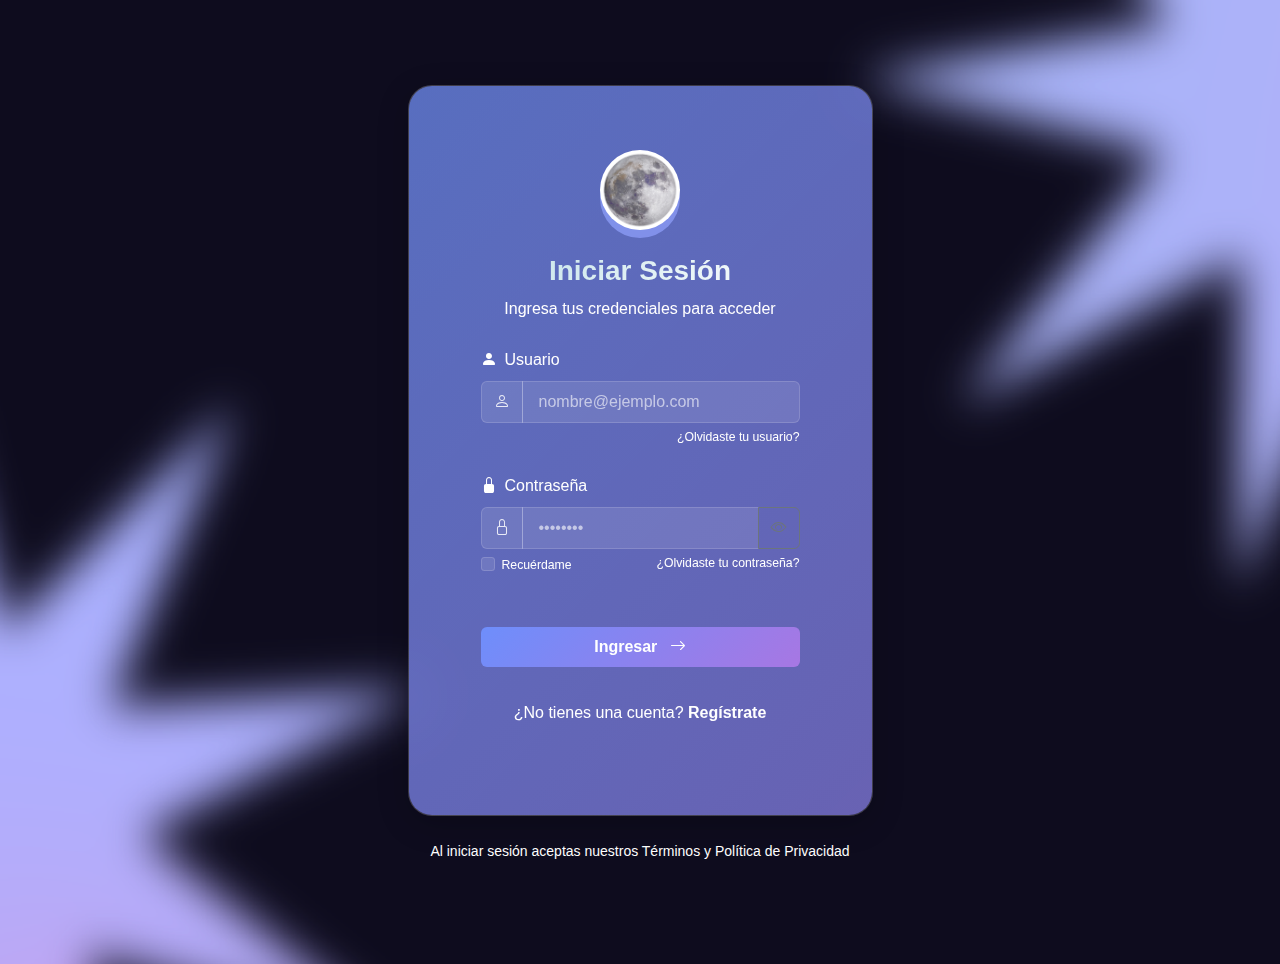
<file: admin.html>
<!DOCTYPE html>
<html lang="es">

<!DOCTYPE html>
<html lang="es">

<head>
    <meta charset="utf-8">
    <meta name="viewport" content="width=device-width, initial-scale=1">
    <title>Admin | Cursos Tech Work</title>
    <link href="https://cdn.jsdelivr.net/npm/bootstrap@5.3.6/dist/css/bootstrap.min.css" rel="stylesheet"
        integrity="sha384-4Q6Gf2aSP4eDXB8Miphtr37CMZZQ5oXLH2yaXMJ2w8e2ZtHTl7GptT4jmndRuHDT" crossorigin="anonymous">
    <link rel="stylesheet" href="https://cdn.jsdelivr.net/npm/bootstrap-icons@1.13.1/font/bootstrap-icons.min.css">
    <link rel="stylesheet" href="https://unpkg.com/aos@next/dist/aos.css" />
    <link rel="stylesheet" href="./css/admin.css">
    <link rel="preconnect" href="https://fonts.googleapis.com">
    <link rel="preconnect" href="https://fonts.gstatic.com" crossorigin>
    <link href="https://fonts.googleapis.com/css2?family=Montserrat:ital,wght@0,100..900;1,100..900&display=swap"
        rel="stylesheet">
    <link href="https://fonts.googleapis.com/css2?family=Open+Sans&display=swap" rel="stylesheet">
</head>

<body>
    <!-- Navbar -->
    <header>
        <nav class="navbar navbar-expand-lg fixed-top">
            <div class="container">
                <a class="navbar-brand d-flex align-items-center" href="./index.html">
                    <img src="./img/logo.png" alt="Logo" class="logo-circular me-2">
                    <span class="brand-text">Cursos Tech Work</span>
                </a>
                <button class="navbar-toggler" type="button" data-bs-toggle="collapse"
                    data-bs-target="#navbarSupportedContent" aria-controls="navbarSupportedContent"
                    aria-expanded="false" aria-label="Toggle navigation">
                    <span class="navbar-toggler-icon"></span>
                </button>
                <div class="collapse navbar-collapse" id="navbarSupportedContent">
                    <ul class="navbar-nav mx-auto mb-2 mb-lg-0">
                        <li class="nav-item"><a class="nav-link" href="./index.html">Inicio</a></li>
                        <li class="nav-item"><a class="nav-link" href="./cursos.html">Cursos</a></li>
                        <li class="nav-item"><a class="nav-link" href="https://app.daily.dev/" target="_blank">Blog</a>
                        </li>
                        <li class="nav-item"><a class="nav-link" href="./contacto.html">Contacto</a></li>
                        <!-- Ítem de perfil para admin -->
                        <li class="nav-item nav-item-admin" style="display: none;">
                            <a class="nav-link" href="admin.html">Panel Admin</a>
                        </li>

                        <!-- Enlace a Perfil (visible para todos los usuarios logueados) -->
                        <li class="nav-item nav-item-perfil" style="display: none;">
                            <a class="nav-link" href="perfil.html">Mi Perfil</a>
                        </li>
                    </ul>
                    <!-- Botón de cierre de sesión -->
                    <form class="d-flex">
                        <button class="btn btn-inicio btn-cerrar-sesion" type="button">Cerrar Sesión</button>
                    </form>
                </div>
            </div>
        </nav>
    </header>

    <div class="container mt-5 pt-5"> <!-- Agregado pt-5 para compensar el navbar fixed -->
        <!-- Resto de tu contenido actual... -->

        <body>
            <div class="container mt-5">
                <h2 class="mb-4 text-center">Panel del Administrador</h2>

                <!-- Cursos -->
                <div class="mb-5">
                    <h4>Cursos disponibles</h4>
                    <table class="table table-striped">
                        <thead class="table-dark">
                            <tr>
                                <th scope="col">#</th>
                                <th scope="col">Nombre</th>
                                <th scope="col">Descripción</th>
                            </tr>
                        </thead>
                        <tbody>
                            <tr>
                                <th scope="row">1</th>
                                <td>Desarrollo UI/UX</td>
                                <td>Aprende a diseñar interfaces de usuario atractivas y experiencias de usuario
                                    efectivas
                                    directamente desde tu editor de código. Este curso combina teoría del diseño con
                                    implementación práctica usando VS Code, extensiones para diseño y principios de
                                    usabilidad
                                    aplicables al desarrollo frontend.</td>
                            </tr>
                            <tr>
                                <th scope="row">2</th>
                                <td>Ciberseguridad</td>
                                <td>Introducción completa a la seguridad informática y protección de datos. Aprenderás
                                    los
                                    fundamentos
                                    de ciberseguridad, amenazas comunes y las mejores prácticas para proteger sistemas y
                                    datos
                                    personales y empresariales.</td>
                            </tr>
                            <tr>
                                <th scope="row">3</th>
                                <td>Inteligencia artificial para todos</td>
                                <td>Descubre los conceptos fundamentales de inteligencia artificial y machine learning
                                    de forma
                                    accesible y práctica. Aprenderás cómo funciona la IA, sus aplicaciones cotidianas y
                                    cómo
                                    utilizar herramientas básicas sin necesidad de conocimientos técnicos avanzados.
                                </td>
                            </tr>
                            <tr>
                                <th scope="row">4</th>
                                <td>Minijuegos con Python</td>
                                <td>Aprende a programar de forma divertida creando minijuegos clásicos con Python. Desde
                                    juegos
                                    de
                                    consola simples hasta proyectos gráficos básicos con Pygame, este curso te guiará
                                    paso a
                                    paso en el
                                    desarrollo de juegos mientras aprendes fundamentos de programación.</td>
                            </tr>
                            <tr>
                                <th scope="row">5</th>
                                <td>Fundamentos de Bases de Datos con SQL</td>
                                <td>Domina los conceptos esenciales de las bases de datos relacionales y aprende a
                                    trabajar con
                                    SQL
                                    usando MySQL. Desde instalación y configuración hasta consultas complejas, este
                                    curso te
                                    proporcionará las habilidades fundamentales para interactuar con bases de datos en
                                    entornos
                                    profesionales.</td>
                            </tr>
                            <tr>
                                <th scope="row">6</th>
                                <td>Piensa como programador</td>
                                <td>Desarrolla el pensamiento lógico y algorítmico esencial para programar, sin
                                    enfocarte en un
                                    lenguaje
                                    específico. Aprenderás a descomponer problemas, diseñar soluciones eficientes y
                                    entender los
                                    conceptos fundamentales que todo programador utiliza, mediante ejercicios prácticos
                                    y
                                    ejemplos de la
                                    vida real.</td>
                            </tr>
                        </tbody>
                    </table>
                </div>

                <!-- Alumnos -->
                <div class="mb-5">
                    <h4>Listado de Alumnos</h4>
                    <table class="table table-striped">
                        <thead class="table-dark">
                            <tr>
                                <th scope="col">Nombre</th>
                                <th scope="col">Email</th>
                                <th scope="col">Curso</th>
                            </tr>
                        </thead>
                        <tbody>
                            <tr>
                                <td>Frida Sofia Escamilla Olguín</td>
                                <td>sofiaescamilla@gmail.com</td>
                                <td>Desarrollo UI/UX
                                    <br>
                                    Ciberseguridad
                                </td>
                            </tr>
                            <tr>
                                <td>Pamela Ruíz Velasco</td>
                                <td>pamelaruiz@gmail.com</td>
                                <td>Piensa como programador
                                    <br>
                                    Fundamentos de Bases de Datos con SQL
                                </td>
                            </tr>
                            <tr>
                                <td>Said Lozada Vivar</td>
                                <td>saidlozada@gmail.com</td>
                                <td>Inteligencia artificial para todos</td>
                            </tr>
                            <tr>
                                <td>Rodrigo Retana Ramírez</td>
                                <td>rodrigorretana@gmail.com</td>
                                <td>Minijuegos con Python</td>
                            </tr>
                        </tbody>
                    </table>
                </div>

                <!-- Profesores -->
                <div class="mb-5">
                    <h4>Listado de Profesores</h4>
                    <table class="table table-striped">
                        <thead class="table-dark">
                            <tr>
                                <th scope="col">Nombre</th>
                                <th scope="col">Email</th>
                                <th scope="Curso">Curso</th>
                            </tr>
                        </thead>
                        <tbody>
                            <tr>
                                <td>Oso Polar</td>
                                <td>osopolar@gmail.com</td>
                                <td>Inteligencia artificial para todos
                                </td>
                            </tr>
                            <tr>
                                <td>Pedro Gómez</td>
                                <td>pedrogomez@gmail.com</td>
                                <td>Minijuegos con Python</td>
                            </tr>
                            <tr>
                                <td>María López</td>
                                <td>marialopez@gmail.com</td>
                                <td>Desarrollo UI/UX</td>
                            <tr>
                                <td>Julian Martínez</td>
                                <td>julianmartinez@gmail.com</td>
                                <td>Piensa como programador
                                    <br>
                                    Ciberseguridad
                                </td>
                            </tr>
                            <tr>
                                <td>Pedro Fernández</td>
                                <td>pedrofernandez@gmail.com</td>
                                <td>Fundamentos de Bases de Datos con SQL</td>
                            </tr>
                        </tbody>
                    </table>
                </div>
            </div>
    </div>
    <!--Footer-->
    <!--Footer-->
    <footer class="footer footer-negro mt-5">
        <p>© 2025 Cursos Tech Work. Todos los derechos reservados.</p>
    </footer>
    <!--Finaliza Footer-->
    <script src="https://cdn.jsdelivr.net/npm/bootstrap@5.3.6/dist/js/bootstrap.bundle.min.js"></script>
    <script src="./js/auth.js"></script>
    <script src="./js/admin.js"></script>
</body>

</html>
</file>
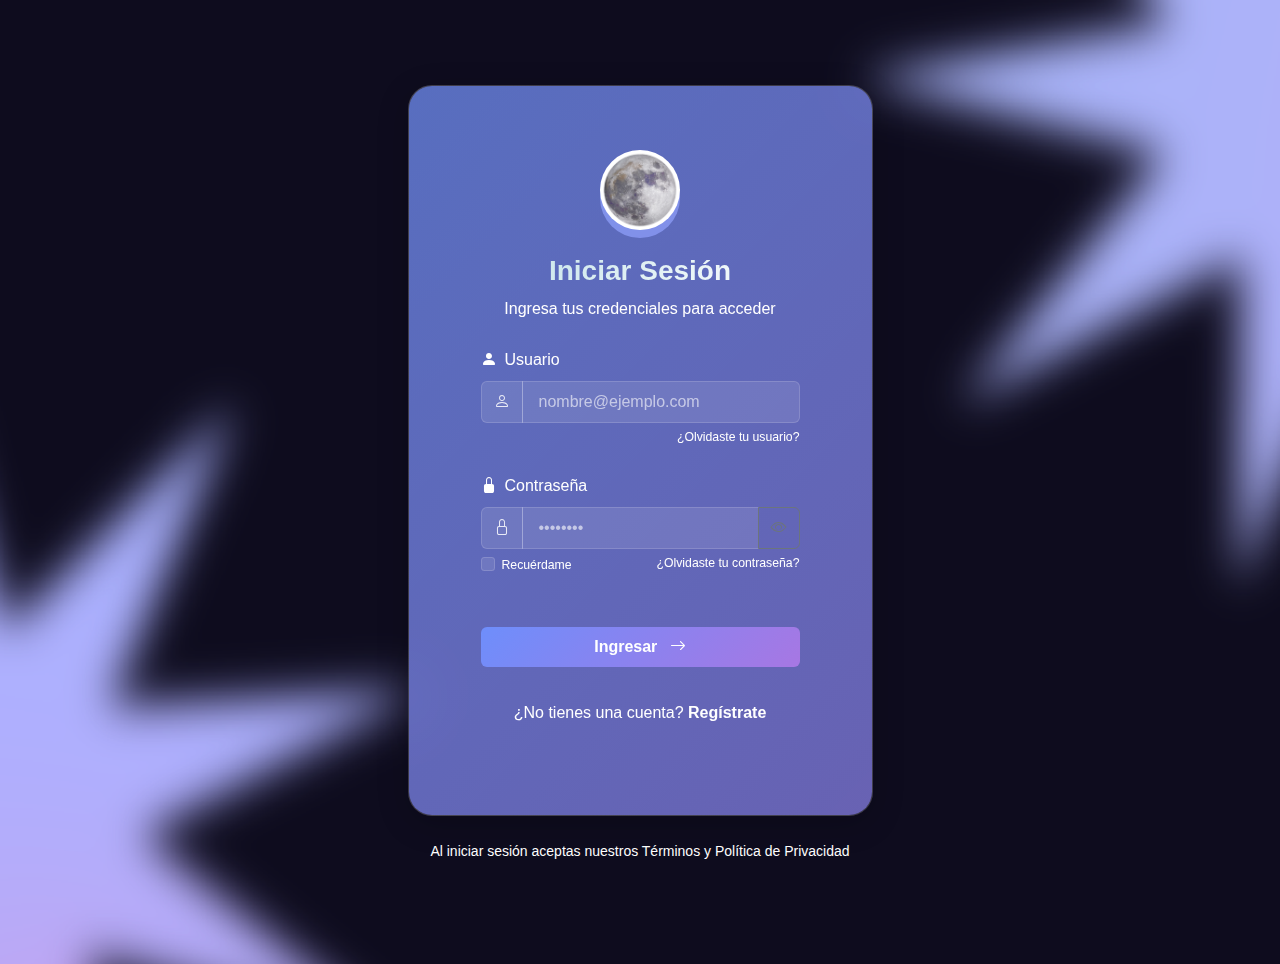
<file: login.html>
<!doctype html>
<html lang="es">

<head>
    <meta charset="utf-8">
    <meta name="viewport" content="width=device-width, initial-scale=1">
    <title>Iniciar Sesión | Cursos Tech Work</title>
    <link href="https://cdn.jsdelivr.net/npm/bootstrap@5.3.6/dist/css/bootstrap.min.css" rel="stylesheet">
    <link rel="stylesheet" href="https://cdnjs.cloudflare.com/ajax/libs/animate.css/4.1.1/animate.min.css">
    <link rel="stylesheet" href="https://cdn.jsdelivr.net/npm/bootstrap-icons@1.11.1/font/bootstrap-icons.css">
    <link rel="stylesheet" href="./css/login.css">
</head>

<body>
    <!-- Notificación flotante -->
    <div class="notification-toast toast animate__animated animate__fadeInRight" role="alert" aria-live="assertive" aria-atomic="true">
        <div class="toast-body d-flex align-items-center">
            <i class="bi bi-check-circle-fill text-success me-2"></i>
            <div>
                <strong class="me-auto">Bienvenido</strong>
                <small>Ahora</small>
                <div class="notification-message">Has iniciado sesión correctamente</div>
            </div>
            <button type="button" class="btn-close ms-auto" data-bs-dismiss="toast" aria-label="Close"></button>
        </div>
    </div>

    <!-- Contenido principal -->
    <main class="main-content">
        <div class="container d-flex align-items-center justify-content-center min-vh-100 py-5">
            <div class="col-lg-5 col-md-8 col-sm-12 animate__animated animate__fadeIn">
                <!-- Tarjeta de login -->
                <div class="card glass-effect glow-border p-4">
                    <div class="card-body">
                        <!-- Logo y título -->
                        <div class="text-center mb-4">
                            <div class="logo-container mb-3">
                                <img src="./img/luna.png" class="logo-container" alt="...">
                            </div>
                            <h1 class="card-title">Iniciar Sesión</h1>
                            <p class="text-muted">Ingresa tus credenciales para acceder</p>
                        </div>

                        <!-- Formulario -->
                        <form id="loginForm" class="needs-validation" novalidate>
                            <!-- Campo Usuario -->
                            <div class="mb-4">
                                <label for="usuario" class="form-label label-texto d-flex align-items-center">
                                    <i class="bi bi-person-fill me-2"></i>Usuario
                                </label>
                                <div class="input-group has-validation">
                                    <span class="input-group-text">
                                        <i class="bi bi-person"></i>
                                    </span>
                                    <input type="text" class="form-control" id="usuario" placeholder="nombre@ejemplo.com" required>
                                    <div class="invalid-feedback">
                                        Por favor ingresa tu usuario
                                    </div>
                                </div>
                                <div class="form-text mt-1 d-flex justify-content-end">
                                    <a href="#" class="text-decoration-none small">¿Olvidaste tu usuario?</a>
                                </div>
                            </div>

                            <!-- Campo Contraseña -->
                            <div class="mb-4">
                                <label for="contrasena" class="form-label label-texto d-flex align-items-center">
                                    <i class="bi bi-lock-fill me-2"></i>Contraseña
                                </label>
                                <div class="input-group has-validation">
                                    <span class="input-group-text">
                                        <i class="bi bi-lock"></i>
                                    </span>
                                    <input type="password" class="form-control" id="contrasena" placeholder="••••••••" required>
                                    <button class="btn btn-outline-secondary toggle-password" type="button">
                                        <i class="bi bi-eye"></i>
                                    </button>
                                    <div class="invalid-feedback">
                                        Por favor ingresa tu contraseña
                                    </div>
                                </div>
                                <div class="form-text mt-1 d-flex justify-content-between">
                                    <div class="form-check">
                                        <input class="form-check-input" type="checkbox" id="recordarme">
                                        <label class="form-check-label small" for="recordarme">Recuérdame</label>
                                    </div>
                                    <a href="#" class="text-decoration-none small">¿Olvidaste tu contraseña?</a>
                                </div>
                            </div>

                            <!-- Botón de submit -->
                            <button type="submit" class="btn btn-primary w-100 py-2 mb-3">
                                <span class="spinner-border spinner-border-sm d-none" role="status" aria-hidden="true"></span>
                                <span class="btn-text">Ingresar</span>
                                <i class="bi bi-arrow-right ms-2"></i>
                            </button>


                            <!-- Enlace a registro -->
                            <div class="text-center pt-3">
                                <p class="text-muted">¿No tienes una cuenta? 
                                    <a href="registro.html" class="text-decoration-none fw-bold register-link">Regístrate</a>
                                </p>
                            </div>
                        </form>
                    </div>
                </div>

                <!-- Footer de la tarjeta -->
                <div class="text-center mt-4">
                    <p class="small text-muted">Al iniciar sesión aceptas nuestros 
                        <a href="#" class="text-decoration-none">Términos</a> y 
                        <a href="#" class="text-decoration-none">Política de Privacidad</a>
                    </p>
                </div>
            </div>
        </div>
    </main>

    <script src="https://cdn.jsdelivr.net/npm/bootstrap@5.3.6/dist/js/bootstrap.bundle.min.js"></script>
    <script src="./js/auth.js"></script>
    
    <script>
        // Validación de formulario
        (function () {
            'use strict'
            
            const forms = document.querySelectorAll('.needs-validation')
            
            Array.from(forms).forEach(form => {
                form.addEventListener('submit', event => {
                    if (!form.checkValidity()) {
                        event.preventDefault()
                        event.stopPropagation()
                    }
                    
                    form.classList.add('was-validated')
                }, false)
            })
            
            // Mostrar/ocultar contraseña
            document.querySelector('.toggle-password').addEventListener('click', function() {
                const passwordInput = document.getElementById('contrasena');
                const icon = this.querySelector('i');
                
                if (passwordInput.type === 'password') {
                    passwordInput.type = 'text';
                    icon.classList.remove('bi-eye');
                    icon.classList.add('bi-eye-slash');
                } else {
                    passwordInput.type = 'password';
                    icon.classList.remove('bi-eye-slash');
                    icon.classList.add('bi-eye');
                }
            });
            
            // Simular envío del formulario
            document.getElementById('loginForm').addEventListener('submit', function(e) {
                e.preventDefault();
                const btn = this.querySelector('button[type="submit"]');
                const spinner = btn.querySelector('.spinner-border');
                const btnText = btn.querySelector('.btn-text');
                
                // Mostrar spinner
                btn.disabled = true;
                spinner.classList.remove('d-none');
                btnText.textContent = 'Ingresando...';
                
                // Simular retraso de red
                setTimeout(() => {
                    // Mostrar notificación
                    const toast = new bootstrap.Toast(document.querySelector('.notification-toast'));
                    toast.show();
                    
                    // Restaurar botón
                    btn.disabled = false;
                    spinner.classList.add('d-none');
                    btnText.textContent = 'Ingresar';
                    
                    // Redireccionar después de 2 segundos
                    setTimeout(() => {
                        window.location.href = 'dashboard.html';
                    }, 2000);
                }, 1500);
            });
        })()
    </script>
</body>

</html>
</file>
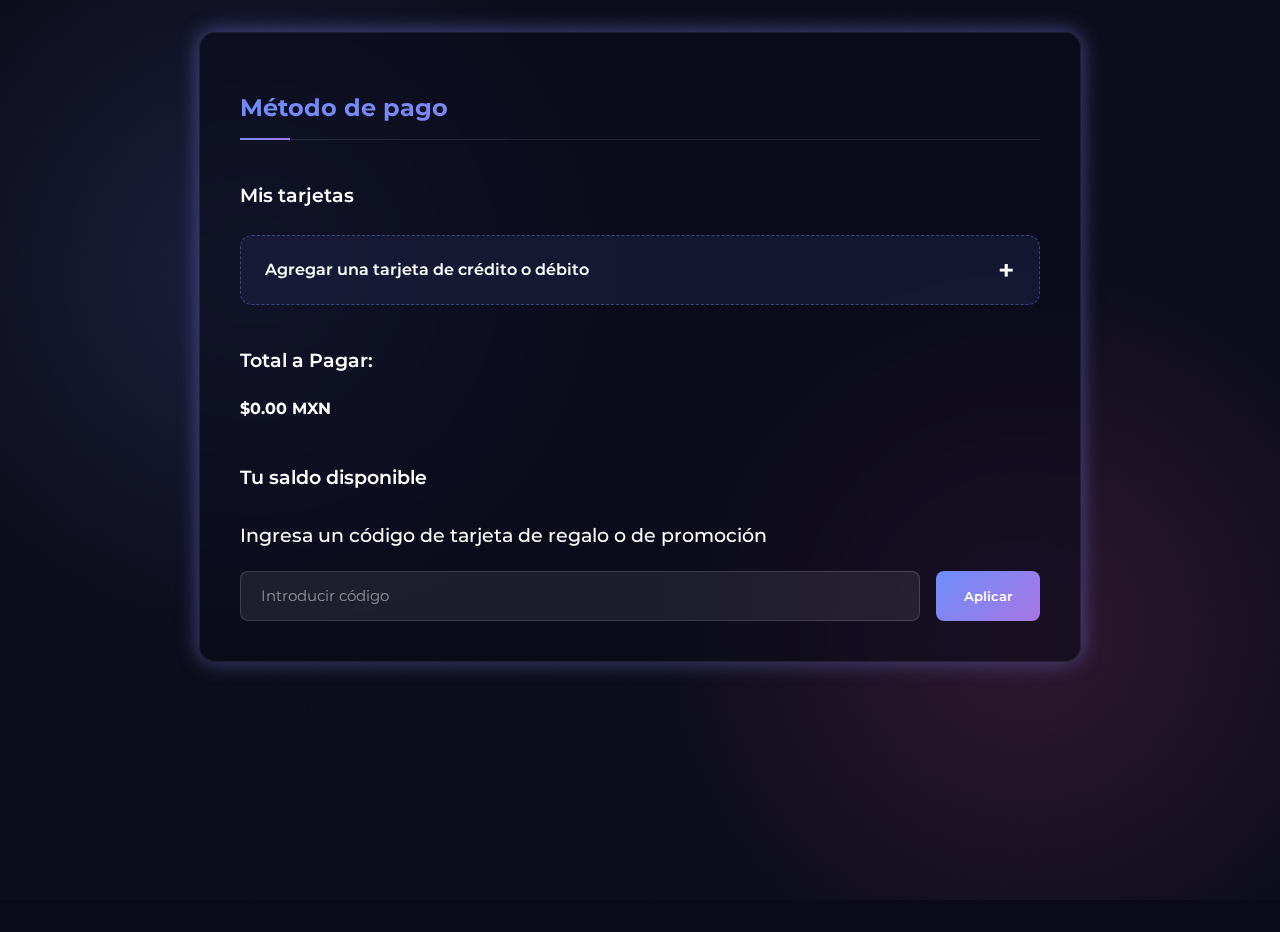
<file: metodopago.html>
<!DOCTYPE html>
<html lang="es">

<head>
  <meta charset="UTF-8">
  <meta name="viewport" content="width=device-width, initial-scale=1.0">
  <title>Métodos de Pago</title>
  <link rel="stylesheet" href="./css/pagos.css">
  <link href="https://fonts.googleapis.com/css2?family=Montserrat:wght@400;500;600;700&display=swap" rel="stylesheet">
</head>

<body>
  <a href="./cursos.html" class="back-button">
    <i class="fas fa-arrow-left"></i>
  </a>
  <div class="container">
    <div id="payment-methods">
      <h1>Método de pago</h1>

      <h2>Mis tarjetas</h2>
      <ul class="card-list" id="card-list">
        <li class="card-item add-card" id="add-card-btn">Agregar una tarjeta de crédito o débito</li>
      </ul>

      <h2>Total a Pagar:</h2>
          <strong>AQUI VA LA CANTIDAD TOTAL DE LOS CURSOS</strong><br>

      <h2>Tu saldo disponible</h2>
      <h3>Ingresa un código de tarjeta de regalo o de promoción</h3>
      <div class="gift-card-form">
        <input type="text" placeholder="Introducir código">
        <button>Aplicar</button>
      </div>

    </div>

    <div id="add-card-form" class="card-form">
      <h1>Agregar una tarjeta de crédito o débito</h1>

      <div class="form-group">
        <label for="card-number">Número de tarjeta</label>
        <input type="text" id="card-number" placeholder="1234 5678 9012 3456" maxlength="19">
      </div>

      <div class="form-group">
        <label for="card-name">Nombre en la tarjeta</label>
        <input type="text" id="card-name" placeholder="Como aparece en la tarjeta">
      </div>

      <div style="display: flex; gap: 1rem;">
        <div class="form-group" style="flex: 1;">
          <label for="expiry-date">Fecha de vencimiento</label>
          <input type="text" id="expiry-date" placeholder="MM/AA">
        </div>
        <div class="form-group" style="flex: 1;">
          <label for="security-code">Código de Seguridad</label>
          <input type="text" id="security-code" placeholder="CVV" maxlength="4">
        </div>
      </div>

      <div class="card-logos">
        <div class="card-logo">VISA</div>
        <div class="card-logo">Mastercard</div>
        <div class="card-logo">AMEX</div>
        <div class="card-logo">Otra</div>
      </div>

      <div class="default-payment">
        <input type="checkbox" id="default-payment">
        <label for="default-payment">Usar como mi pago predeterminado</label>
      </div>

      <div class="form-actions">
        <button class="submit-btn" id="save-card-btn">Agregar tarjeta</button>
        <button class="submit-btn" id="cancel-card-btn">Cancelar</button>
      </div>
    </div>
  </div>

  <script src="./js/scrpit.js"></script>
  <script>
  // Al cargar la página, muestra el total guardado
  document.addEventListener('DOMContentLoaded', function () {
    const total = localStorage.getItem('totalPagar') || 0;
    document.querySelector('h2 + strong').textContent = `$${total}.00 MXN`;
  });
</script>
</body>

</html>
</file>
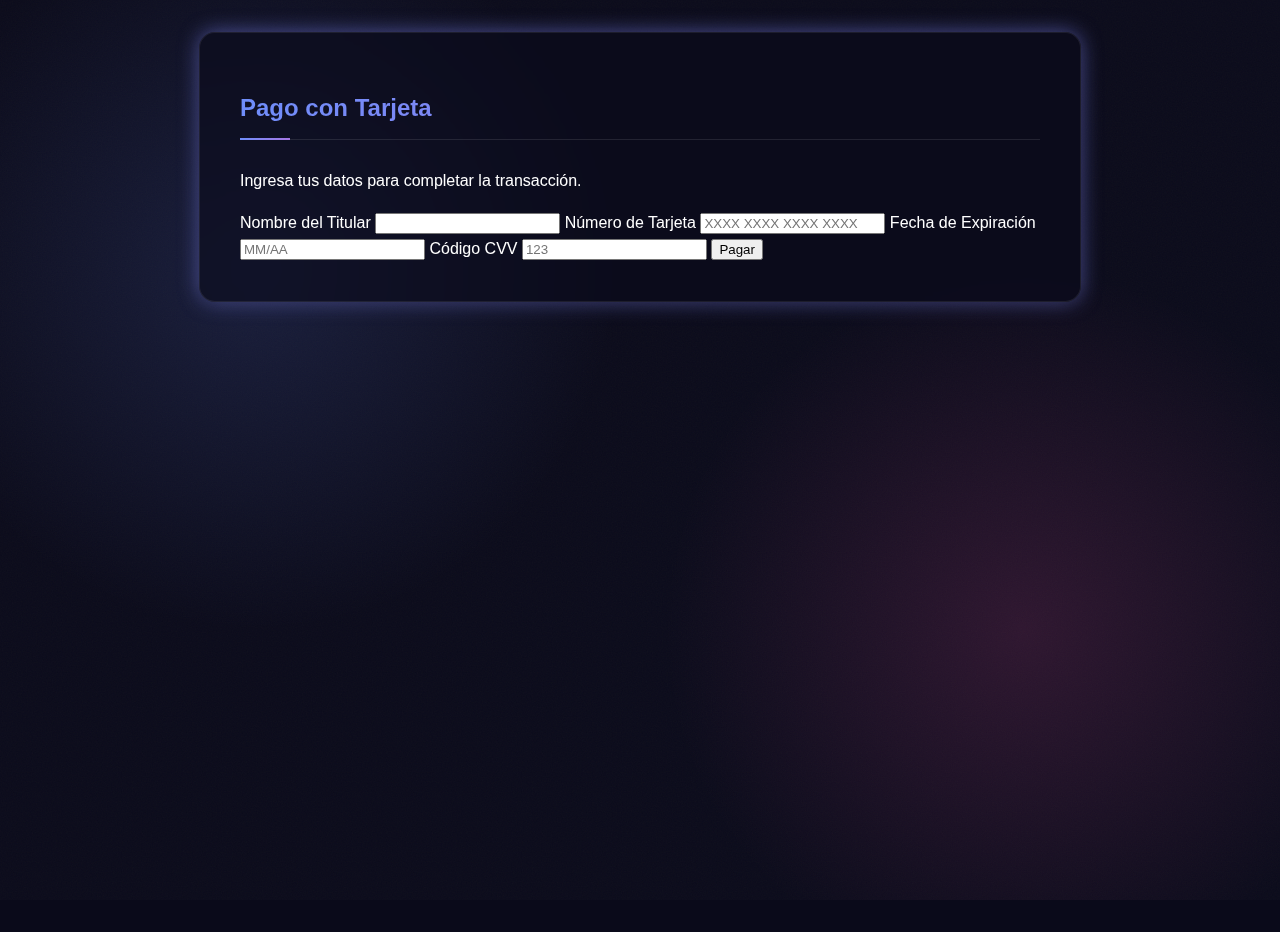
<file: tarjeta.html>
<!DOCTYPE html>
<html lang="es">
<head>
  <meta charset="UTF-8" />
  <meta name="viewport" content="width=device-width, initial-scale=1.0" />
  <title>Pago con Tarjeta</title>
  <link rel="stylesheet" href="./css/pagos.css" />
</head>
<body>
  <main class="container">
    <div class="header">
      <h1>Pago con Tarjeta</h1>
      <p>Ingresa tus datos para completar la transacción.</p>
    </div>
    <form class="card" action="#" method="post">
      <label>Nombre del Titular</label>
      <input type="text" name="nombre" required />

      <label>Número de Tarjeta</label>
      <input type="text" name="numero" placeholder="XXXX XXXX XXXX XXXX" required />

      <label>Fecha de Expiración</label>
      <input type="text" name="expiracion" placeholder="MM/AA" required />

      <label>Código CVV</label>
      <input type="password" name="cvv" placeholder="123" required />

      <button class="btn btn-primary glow-effect" type="submit">Pagar</button>
    </form>
  </main>
</body>
</html>
</file>
<file: css/admin.css>
/*
  VARIABLES DE TEMA (Gradientes, Colores, Sombra)
*/
:root {
    --primary-gradient: linear-gradient(135deg, #6e8efb, #a777e3);
    --secondary-gradient: linear-gradient(135deg, #00d2ff, #3a7bd5);
    --accent-gradient: linear-gradient(135deg, #f857a6, #ff5858);
    --dark-bg: #0a0a1a;
    --light-bg: rgba(255, 255, 255, 0.1);
    --text-primary: #ffffff;
    --text-secondary: rgba(255, 255, 255, 0.7);
    --glow: 0 0 15px rgba(167, 119, 227, 0.5);
    --border-radius-sm: 8px;
    --border-radius-md: 12px;
    --border-radius-lg: 16px;
    --border-radius-xl: 24px;
    --border-radius-full: 50px;
}

/* ESTILO BASE DEL BODY CON FONDO Y TIPOGRAFÍA */
body {
    background:
        url('../img/22222.png'),
        var(--dark-bg);
    background-position: cover cover, center center;
    background-repeat: no-repeat;
    background-size: cover, 1600px 2600px, auto;
    color: var(--text-primary);
    font-family: 'Montserrat', sans-serif;
    line-height: 1.6;
    margin: 0;
    padding: 0;
}

.texto2 {
    font-family: 'Open Sans', sans-serif;
    font-size: 1rem;
    color: var(--text-secondary);
}

.linea-blanca {
    border: none;
    border-top: 2px solid #ffffff;
    margin: 1.5rem 0;
    width: 100%;
}

/*
  NAVBAR PRINCIPAL CON EFECTO VIDRIO
*/
.navbar {
    background: rgba(10, 10, 26, 0.9);
    backdrop-filter: blur(10px);
    -webkit-backdrop-filter: blur(10px);
    padding: 1rem 0;
    transition: all 0.3s ease;
    box-shadow: 0 2px 20px rgba(0, 0, 0, 0.1);
    border-bottom: 1px solid rgba(255, 255, 255, 0.1);
    height: 6.5rem;
    border-radius: 0 0 var(--border-radius-md) var(--border-radius-md);
}

.navbar.scrolled {
    background: rgba(10, 10, 26, 0.98);
    padding: 0.5rem 0;
}

/*
  LOGO DE LA NAVBAR CON GRADIENTE
*/
.navbar-brand {
    font-family: 'Montserrat', sans-serif;
    font-weight: 700;
    font-size: 1.5rem;
    color: white;
    background: var(--primary-gradient);
    -webkit-background-clip: text;
    background-clip: text;
    color: transparent;
    transition: all 0.3s ease;
}

.navbar-brand:hover {
    background: linear-gradient(135deg, #a777e3, #6e8efb);
    -webkit-background-clip: text;
    background-clip: text;
}

.logo-circular {
    height: 50px;
    width: 50px;
    object-fit: cover;
    border-radius: 50%;
}

/*
  MENÚ DE NAVEGACIÓN
*/
.nav-item {
    margin: 0 0.5rem;
}

.nav-link {
    font-family: 'Montserrat', sans-serif;
    font-weight: 500;
    color: rgba(255, 255, 255, 0.8) !important;
    position: relative;
    padding: 0.5rem 1rem;
    transition: all 0.3s ease;
    border-radius: var(--border-radius-sm);
}

.nav-link:hover,
.nav-link.active {
    color: white !important;
}

.nav-link::after {
    content: '';
    position: absolute;
    width: 0;
    height: 2px;
    bottom: 0;
    left: 0;
    background: var(--primary-gradient);
    transition: width 0.3s ease;
    border-radius: 2px;
}

.nav-link:hover::after {
    width: 100%;
}

/*
  BOTONES DE INICIO Y REGISTRO
*/
.btn-registro,
.btn-inicio {
    font-family: 'Montserrat', sans-serif;
    font-weight: 600;
    padding: 0.5rem 1.5rem;
    margin-left: 0.5rem;
    border-radius: var(--border-radius-full);
    transition: all 0.3s ease;
}

.btn-registro {
    background: var(--primary-gradient);
    color: white;
    border: none;
}

.btn-registro:hover {
    transform: translateY(-2px);
    box-shadow: 0 5px 15px rgba(110, 142, 251, 0.4);
}

.btn-inicio {
    background: transparent;
    color: white;
    border: 1px solid rgba(255, 255, 255, 0.3);
}

.btn-inicio:hover {
    background: rgba(255, 255, 255, 0.1);
    border-color: rgba(255, 255, 255, 0.5);
}

/*
  ICONO DEL TOGGLER PARA MÓVILES
*/
.navbar-toggler {
    border: none;
    padding: 0.5rem;
    border-radius: var(--border-radius-sm);
}

.navbar-toggler:focus {
    box-shadow: none;
}

.navbar-toggler-icon {
    background-image: url("data:image/svg+xml,%3csvg xmlns='http://www.w3.org/2000/svg' viewBox='0 0 30 30'%3e%3cpath stroke='rgba%28255, 255, 255, 0.8%29' stroke-linecap='round' stroke-miterlimit='10' stroke-width='2' d='M4 7h22M4 15h22M4 23h22'/%3e%3c/svg%3e");
}

/*
  CONTENIDO PRINCIPAL
*/
main {
    display: flex;
    flex-direction: column;
    padding-top: 9rem;
}

.btn-inscr,
.btn-curso {
    font-family: 'Montserrat', sans-serif;
    font-weight: 600;
    padding: 0.5rem 1.5rem;
    margin-left: 0.5rem;
    border-radius: var(--border-radius-full);
    transition: all 0.3s ease;
}

.btn-inscr {
    background: var(--primary-gradient);
    color: white;
    border: none;
}

.btn-inscr:hover {
    transform: translateY(-2px);
    box-shadow: 0 5px 15px rgba(110, 142, 251, 0.4);
}

.btn-curso {
    background: var(--primary-gradient);
    color: white;
    border: none;
}

.btn-curso:hover {
    transform: translateY(-2px);
    box-shadow: 0 5px 15px rgba(110, 142, 251, 0.4);
}

/*
  ESTILOS RESPONSIVOS PARA MENÚ Y BOTONES
*/
@media (max-width: 992px) {
    .navbar-collapse {
        background: rgba(10, 10, 26, 0.95);
        backdrop-filter: blur(15px);
        -webkit-backdrop-filter: blur(15px);
        padding: 1rem;
        border-radius: var(--border-radius-md);
        margin-top: 1rem;
    }

    .nav-item {
        margin: 0.5rem 0;
    }

    .btn-registro,
    .btn-inicio {
        margin: 0.5rem 0;
        width: 100%;
    }
}

/*
  CONTENEDOR GENERAL DE SECCIONES
*/
.container {
    max-width: 1200px;
    margin: 0 auto;
    padding: 2rem;
    border-radius: var(--border-radius-lg);
}

/*
  CABECERA CON TÍTULO PRINCIPAL Y DESCRIPCIÓN
*/
.header {
    text-align: center;
    margin-bottom: 3rem;
}

.header h1 {
    font-size: 4rem;
    font-weight: 800;
    background: var(--primary-gradient);
    -webkit-background-clip: text;
    background-clip: text;
    color: transparent;
    margin: 0;
    line-height: 1.2;
}

.header p {
    font-size: 1.2rem;
    color: var(--text-secondary);
    max-width: 700px;
    margin: 1rem auto;
}

/*
  TARJETAS DE INFORMACIÓN
*/
.card .card-text,
.card .bi,
.card .btn {
    color: white !important;
}

.card-title.tc {
    padding: 1rem;
    color: #ffffff !important;
}

.card {
    background: var(--light-bg);
    backdrop-filter: blur(10px);
    -webkit-backdrop-filter: blur(10px);
    border-radius: var(--border-radius-lg);
    border: 1px solid rgba(255, 255, 255, 0.1);
    padding: 2rem;
    margin-bottom: 2rem;
    box-shadow: var(--glow);
    transition: transform 0.3s ease, box-shadow 0.3s ease;
}

.card:hover {
    transform: translateY(-5px);
    box-shadow: 0 10px 30px rgba(255, 255, 255, 0.3);
}

.card-title {
    font-size: 1.5rem;
    margin-top: 0;
    margin-bottom: 1rem;
    background: var(--secondary-gradient);
    -webkit-background-clip: text;
    background-clip: text;
    color: transparent;
}

.card img {
    border-radius: var(--border-radius-md);
    width: 100%;
    height: auto;
    display: block;
    object-fit: cover;
}

.titulo-cursos {
    font-size: 2.5rem;
    font-weight: 700;
    background: var(--primary-gradient);
    -webkit-background-clip: text;
    background-clip: text;
    color: transparent;
    margin-bottom: 1rem;
}

/*
  ESTILOS DE BOTÓN GENERAL Y VARIANTES
*/
.btn {
    display: inline-block;
    padding: 0.8rem 2rem;
    border-radius: var(--border-radius-full);
    font-weight: 600;
    text-decoration: none;
    transition: all 0.3s ease;
    border: none;
    cursor: pointer;
    position: relative;
    overflow: hidden;
    z-index: 1;
}

.btn-primary {
    background: var(--primary-gradient);
    color: white;
    box-shadow: 0 4px 15px rgba(110, 142, 251, 0.4);
}

.btn-primary:hover {
    transform: translateY(-2px);
    box-shadow: 0 6px 20px rgba(110, 142, 251, 0.6);
}

.btn-secondary {
    background: transparent;
    color: white;
    border: 1px solid rgba(255, 255, 255, 0.3);
}

.btn-secondary:hover {
    background: rgba(255, 255, 255, 0.1);
    border-color: rgba(255, 255, 255, 0.5);
}

/*
  TEXTO DESTACADO CON GRADIENTE DE ACENTO
*/
.highlight-text {
    font-size: 1.5rem;
    font-weight: 600;
    background: var(--accent-gradient);
    -webkit-background-clip: text;
    background-clip: text;
    color: transparent;
    margin: 1.5rem 0;
    border-radius: var(--border-radius-sm);
}

/*
  GRID DE CARACTERÍSTICAS (Features)
*/
.feature-grid {
    display: grid;
    grid-template-columns: repeat(auto-fit, minmax(300px, 1fr));
    gap: 2rem;
    margin: 3rem 0;
}

.feature-item {
    padding: 1.5rem;
    border-radius: var(--border-radius-md);
    background: rgba(255, 255, 255, 0.05);
    transition: all 0.3s ease;
}

.feature-item:hover {
    background: rgba(255, 255, 255, 0.1);
    transform: translateY(-5px);
}

.feature-icon {
    font-size: 2.5rem;
    margin-bottom: 1rem;
    background: var(--secondary-gradient);
    -webkit-background-clip: text;
    background-clip: text;
    color: transparent;
}

/*
  PIE DE PÁGINA
*/
.footer {
    background: rgba(10, 10, 26, 0.9);
    backdrop-filter: blur(10px);
    -webkit-backdrop-filter: blur(10px);
    text-align: center;
    margin-top: 4rem;
    padding: 2rem 0;
    border-top: 1px solid rgba(255, 255, 255, 0.1);
    box-shadow: 0 -2px 20px rgba(0, 0, 0, 0.1);
    border-radius: var(--border-radius-md) var(--border-radius-md) 0 0;
}

.footer-negro {
    color: white;
}

/*
  EFECTO GLOW PARA ELEMENTOS
*/
.glow-effect {
    position: relative;
    border-radius: inherit;
}

.glow-effect::after {
    content: '';
    position: absolute;
    top: 0;
    left: 0;
    right: 0;
    bottom: 0;
    border-radius: inherit;
    background: var(--primary-gradient);
    opacity: 0;
    z-index: -1;
    transition: opacity 0.3s ease;
}

.glow-effect:hover::after {
    opacity: 0.3;
    filter: blur(20px);
}
</file>
<file: css/login.css>
:root {
    /* Sistema de color mejorado */
    --primary-gradient: linear-gradient(135deg, #6e8efb 0%, #a777e3 100%);
    --secondary-gradient: linear-gradient(135deg, #c1e1e8 0%, #ffffff 100%);
    --accent-gradient: linear-gradient(135deg, #f857a6 0%, #ff5858 100%);
    --glass-gradient: linear-gradient(135deg, rgba(255,255,255,0.1) 0%, rgba(255,255,255,0.05) 100%);
    
    /* Fondos */
    --dark-bg: #0a0a1a;
    --darker-bg: #060612;
    --glass-bg: rgba(255, 255, 255, 0.08);
    --glass-border: rgba(255, 255, 255, 0.15);
    
    /* Texto */
    --text-primary: #ffffff;
    --text-secondary: rgba(255, 255, 255, 0.85);
    --text-tertiary: rgba(255, 255, 255, 0.6);
    
    /* Efectos */
    --glow: 0 0 20px rgba(167, 119, 227, 0.4);
    --soft-glow: 0 0 30px rgba(110, 142, 251, 0.3);
    --card-shadow: 0 8px 32px rgba(0, 0, 0, 0.2);
    
    /* Transiciones */
    --transition-fast: all 0.2s cubic-bezier(0.4, 0, 0.2, 1);
    --transition-medium: all 0.3s cubic-bezier(0.4, 0, 0.2, 1);
    --transition-slow: all 0.5s cubic-bezier(0.4, 0, 0.2, 1);
}

/* ESTILO BASE MEJORADO */
body {
    background:
        url('../img/4444.png') center center/cover no-repeat fixed,
        var(--dark-bg);
    background-size: 
    2400px 1800px,
    auto;
    color: var(--text-primary);
    font-family: 'Montserrat', -apple-system, BlinkMacSystemFont, sans-serif;
    line-height: 1.7;
    min-height: 100vh;
    margin: 0;
    padding: 0;
    overflow-x: hidden;
    .label-texto,
    .form-label,
    .form-check-label,
    .text-muted,
    .text-white,
    .text-decoration-none,
    .small {
    color: white !important;
}
}

/* CONTENEDOR PRINCIPAL */
.main-content {
    display: flex;
    flex-direction: column;
    justify-content: center;
    min-height: 100vh;
    padding: 2rem;
}

/* TARJETA DE LOGIN */
.glass-effect {
    background: var(--glass-gradient);
    backdrop-filter: blur(20px);
    -webkit-backdrop-filter: blur(20px);
    border-radius: 1.5rem;
    border: 1px solid var(--glass-border);
    box-shadow: var(--card-shadow);
    overflow: hidden;
    transition: var(--transition-medium);
    position: relative;
    max-width: 500px;
    margin: 0 auto;
}

.glow-border {
    position: relative;
    z-index: 1;
}

.glow-border::before {
    content: '';
    position: absolute;
    top: -2px;
    left: -2px;
    right: -2px;
    bottom: -2px;
    background: var(--primary-gradient);
    background-size: 200% 200%;
    animation: gradientShift 6s ease infinite;
    border-radius: calc(1.5rem + 2px);
    z-index: -1;
    opacity: 0.7;
    transition: var(--transition-medium);
}

@keyframes gradientShift {
    0% { background-position: 0% 50%; }
    50% { background-position: 100% 50%; }
    100% { background-position: 0% 50%; }
}

.card-body {
    padding: 3rem;
}

.card-title {
    font-size: 1.75rem;
    margin-bottom: 0.5rem;
    background: var(--secondary-gradient);
    -webkit-background-clip: text;
    background-clip: text;
    color: transparent;
    font-weight: 700;
}

.logo-container {
    display: inline-flex;
    align-items: center;
    justify-content: center;
    width: 80px;
    height: 80px;
    border-radius: 50%;
    background: rgba(255, 255, 255, 0.1);
    backdrop-filter: blur(5px);
    margin-bottom: 1rem;
}

.gradient-icon {
    background: var(--secondary-gradient);
    -webkit-background-clip: text;
    background-clip: text;
    color: transparent;
    font-size: 2.5rem;
}

/* FORMULARIO MEJORADO */
.form-control {
    background: rgba(255, 255, 255, 0.1);
    border: 1px solid var(--glass-border);
    color: var(--text-primary);
    transition: var(--transition-fast);
    padding: 0.75rem 1rem;
    height: calc(2.5rem + 2px);
}

.form-control:focus {
    background: rgba(255, 255, 255, 0.15);
    border-color: rgba(167, 119, 227, 0.5);
    box-shadow: 0 0 0 0.25rem rgba(110, 142, 251, 0.25);
    color: var(--text-primary);
}

.form-control::placeholder {
    color: var(--text-tertiary);
}

.input-group-text {
    background: rgba(255, 255, 255, 0.1);
    border: 1px solid var(--glass-border);
    color: var(--text-secondary) !important;
}

.label-texto {
    color: var(--text-secondary);
    margin-bottom: 0.5rem;
    display: block;
    font-weight: 500;
}

.form-check-input {
    background-color: rgba(255, 255, 255, 0.1);
    border: 1px solid var(--glass-border);
}

.form-check-input:checked {
    background-color: #6e8efb;
    border-color: #6e8efb;
}

/* BOTÓN PRINCIPAL */
.btn-primary {
    background: var(--primary-gradient);
    border: none;
    padding: 0.75rem;
    font-weight: 600;
    transition: var(--transition-medium);
    position: relative;
    overflow: hidden;
    margin: 1.5rem 0;
}

.btn-primary:hover {
    transform: translateY(-3px);
    box-shadow: 0 8px 25px rgba(110, 142, 251, 0.6);
}

.btn-primary::after {
    content: '';
    position: absolute;
    top: 0;
    left: 0;
    width: 100%;
    height: 100%;
    background: linear-gradient(rgba(255,255,255,0.1), rgba(255,255,255,0));
    opacity: 0;
    transition: var(--transition-fast);
}

.btn-primary:hover::after {
    opacity: 1;
}

/* DIVIDER */
.divider {
    display: flex;
    align-items: center;
    text-align: center;
    color: var(--text-tertiary);
    font-size: 0.875rem;
}

.divider::before,
.divider::after {
    content: "";
    flex: 1;
    border-bottom: 1px solid var(--glass-border);
}

.divider::before {
    margin-right: 1rem;
}

.divider::after {
    margin-left: 1rem;
}

/* BOTONES SOCIALES */
.btn-outline-light {
    border: 1px solid var(--glass-border);
    color: var(--text-secondary);
    transition: var(--transition-fast);
}

.btn-outline-light:hover {
    background: rgba(255, 255, 255, 0.05);
    border-color: rgba(255, 255, 255, 0.3);
}

/* ENLACES */
.register-link {
    color: #a777e3;
    transition: var(--transition-fast);
    font-weight: 600;
}

.register-link:hover {
    color: #6e8efb;
    text-decoration: underline;
}

/* NOTIFICACIÓN */
.notification-toast {
    position: fixed;
    top: 20px;
    right: 20px;
    z-index: 1100;
    background: rgba(10, 10, 26, 0.95);
    backdrop-filter: blur(10px);
    border: 1px solid var(--glass-border);
    border-left: 4px solid #28a745;
    color: white;
}

/* RESPONSIVE */
@media (max-width: 768px) {
    .main-content {
        padding: 1rem;
    }
    
    .glass-effect {
        border-radius: 1rem;
    }
    
    .card-body {
        padding: 1.5rem;
    }
}

@media (max-width: 576px) {
    .card-title {
        font-size: 1.5rem;
    }
    
    .logo-container {
        width: 60px;
        height: 60px;
    }
    
    .gradient-icon {
        font-size: 2rem;
    }
}
</file>
<file: css/pagos.css>
/*
  VARIABLES DE TEMA MEJORADAS (Gradientes, Colores, Sombra)
*/
:root {
  --primary-gradient: linear-gradient(135deg, #6e8efb, #a777e3);
  --secondary-gradient: linear-gradient(135deg, #00d2ff, #3a7bd5);
  --accent-gradient: linear-gradient(135deg, #6e8efb, #a777e3);
  --dark-bg: #0a0a1a;
  --darker-bg: #060612;
  --light-bg: rgba(255, 255, 255, 0.08);
  --lighter-bg: rgba(255, 255, 255, 0.15);
  --text-primary: #ffffff;
  --text-secondary: rgba(255, 255, 255, 0.7);
  --text-tertiary: rgba(255, 255, 255, 0.5);
  --glow: 0 0 20px #8187f395;
  --border-radius-sm: 8px;
  --border-radius-md: 12px;
  --border-radius-lg: 16px;
  --transition: all 0.25s cubic-bezier(0.4, 0, 0.2, 1);
  --shadow-sm: 0 2px 8px rgba(0, 0, 0, 0.15);
  --shadow-md: 0 4px 12px rgba(0, 0, 0, 0.2);
}

/* ESTILO BASE MEJORADO */
body {
  background:
    radial-gradient(circle at 20% 30%, rgba(110, 142, 251, 0.15) 0%, transparent 30%),
    radial-gradient(circle at 80% 70%, rgba(248, 87, 166, 0.15) 0%, transparent 30%),
    url('data:image/svg+xml;utf8,<svg xmlns="http://www.w3.org/2000/svg" width="400" height="400" opacity="0.03"><filter id="noise"><feTurbulence type="fractalNoise" baseFrequency="0.8" numOctaves="3" stitchTiles="stitch"/></filter><rect width="100%" height="100%" filter="url(%23noise)"/></svg>'),
    var(--dark-bg);
  background-attachment: fixed;
  color: var(--text-primary);
  font-family: 'Montserrat', -apple-system, BlinkMacSystemFont, sans-serif;
  line-height: 1.6;
  margin: 0;
  padding: 0;
  min-height: 100vh;
  -webkit-font-smoothing: antialiased;
  -moz-osx-font-smoothing: grayscale;
}

/* CONTENEDOR PRINCIPAL MEJORADO */
.container {
  max-width: 800px;
  margin: 2rem auto;
  padding: 2.5rem;
  background: rgba(10, 10, 26, 0.6);
  backdrop-filter: blur(12px);
  -webkit-backdrop-filter: blur(12px);
  border-radius: var(--border-radius-lg);
  border: 1px solid rgba(255, 255, 255, 0.08);
  box-shadow: var(--shadow-md), var(--glow);
  transition: var(--transition);
}

.container:hover {
  box-shadow: var(--shadow-md), var(--glow-hover);
}

/* ESTILOS PARA LOS TÍTULOS MEJORADOS */
h1 {
  font-size: 1.5rem;
  font-weight: 700;
  background: var(--primary-gradient);
  -webkit-background-clip: text;
  background-clip: text;
  color: transparent;
  margin-bottom: 1.75rem;
  padding-bottom: 0.75rem;
  border-bottom: 1px solid rgba(255, 255, 255, 0.1);
  position: relative;
}

h1::after {
  content: '';
  position: absolute;
  bottom: -1px;
  left: 0;
  width: 50px;
  height: 2px;
  background: var(--primary-gradient);
}

h2 {
  color: #ffffff; /* Color blanco sólido */
  background: none !important; /* Elimina el gradiente */
  -webkit-background-clip: initial !important;
  background-clip: initial !important;
  font-size: 1.2rem;
  font-weight: 600;
  margin-top: 2.5rem;
  margin-bottom: 1.25rem;
}

h3 {
  font-size: 1.2rem;
  font-weight: 500;
  color: var(--text-primary);
  margin-top: 1.75rem;
  margin-bottom: 0.75rem;
}

/* LISTAS DE TARJETAS Y MÉTODOS DE PAGO MEJORADOS */
.card-list, .payment-methods {
  list-style-type: none;
  padding: 0;
  margin: 1.5rem 0;
  display: flex;
  flex-direction: column;
  gap: 1rem;
}

.card-item, .method-item {
  padding: 1.5rem;
  background: var(--light-bg);
  backdrop-filter: blur(8px);
  -webkit-backdrop-filter: blur(8px);
  border-radius: var(--border-radius-md);
  border: 1px solid rgba(255, 255, 255, 0.1);
  transition: var(--transition);
  cursor: pointer;
}

.card-item:hover, .method-item:hover {
  transform: translateY(-3px);
  background: var(--lighter-bg);
  box-shadow: var(--glow-hover);
  border-color: rgba(255, 255, 255, 0.15);
}

/* BOTONES PARA AGREGAR MEJORADOS */
.add-card, .add-voucher {
  color: var(--text-primary);
  cursor: pointer;
  font-weight: 600;
  display: flex;
  align-items: center;
  justify-content: space-between;
  transition: var(--transition);
  background: rgba(110, 142, 251, 0.1);
  border: 1px dashed rgba(110, 142, 251, 0.4);
  padding: 1.25rem 1.5rem;
}

.add-card:hover, .add-voucher:hover {
  background: rgba(110, 142, 251, 0.2);
  border-color: rgba(110, 142, 251, 0.8);
  border-style: solid;
}

.add-card::after, .add-voucher::after {
  content: "+";
  font-size: 1.75rem;
  line-height: 1;
  transition: var(--transition);
}

.add-card:hover::after, .add-voucher:hover::after {
  transform: scale(1.2);
}

/* MÉTODOS DE PAGO ESPECÍFICOS MEJORADOS */
.cash-method, .kueski-method {
  background: rgba(0, 210, 255, 0.1);
  border: 1px solid rgba(0, 210, 255, 0.25);
}

.cash-method:hover, .kueski-method:hover {
  background: rgba(0, 210, 255, 0.15);
  border-color: rgba(0, 210, 255, 0.4);
}

.cash-method strong, .kueski-method strong {
  background: var(--secondary-gradient);
  -webkit-background-clip: text;
  background-clip: text;
  color: transparent;
}

/* FORMULARIO DE TARJETA DE REGALO MEJORADO */
.gift-card-form {
  display: flex;
  margin-top: 1.25rem;
  gap: 1rem;
}

.gift-card-form input {
  flex: 1;
  padding: 0.9rem 1.25rem;
  background: rgba(255, 255, 255, 0.08);
  border: 1px solid rgba(255, 255, 255, 0.15);
  border-radius: var(--border-radius-sm);
  color: var(--text-primary);
  font-family: inherit;
  font-size: 0.95rem;
  transition: var(--transition);
}

.gift-card-form input::placeholder {
  color: var(--text-tertiary);
}

.gift-card-form input:focus {
  outline: none;
  background: rgba(255, 255, 255, 0.12);
  border-color: #6e8efb;
  box-shadow: 0 0 0 3px rgba(110, 142, 251, 0.2);
}

.gift-card-form button {
  padding: 0.9rem 1.75rem;
  background: var(--accent-gradient);
  border: none;
  border-radius: var(--border-radius-sm);
  color: white;
  font-weight: 600;
  font-family: inherit;
  cursor: pointer;
  transition: var(--transition);
  display: flex;
  align-items: center;
  gap: 0.5rem;
}

.gift-card-form button:hover {
  transform: translateY(-2px);
  box-shadow: 0 5px 20px #6e8ffb92;
}

/* FORMULARIO DE AGREGAR TARJETA MEJORADO */
.card-form {
  display: none;
  margin-top: 2rem;
  padding: 2rem;
  background: rgba(20, 20, 40, 0.8);
  backdrop-filter: blur(10px);
  border-radius: var(--border-radius-lg);
  border: 1px solid rgba(255, 255, 255, 0.1);
  box-shadow: var(--shadow-sm), var(--glow);
  animation: fadeIn 0.3s ease-out;
}

@keyframes fadeIn {
  from { opacity: 0; transform: translateY(10px); }
  to { opacity: 1; transform: translateY(0); }
}

.form-group {
  margin-bottom: 1.75rem;
  position: relative;
}

.form-group label {
  display: block;
  margin-bottom: 0.75rem;
  font-weight: 500;
  color: var(--text-primary);
  font-size: 0.95rem;
}

.form-group input {
  flex: 1;
  width: 100%;
  text-align: left; /* Texto dentro del input a la derecha */
  padding: 0.9rem 0.1rem;
  padding-left: 0.3rem; /* Espacio interno derecho */
  background: rgba(255, 255, 255, 0.08);
  border: 1px solid rgba(255, 255, 255, 0.15);
  border-radius: var(--border-radius-sm);
  color: var(--text-primary);
  font-family: inherit;
  font-size: 0.95rem;
  transition: var(--transition);
}

.form-group input:focus {
  outline: none;
  background: rgba(255, 255, 255, 0.12);
  border-color: #6e8efb;
  box-shadow: 0 0 0 3px rgba(110, 142, 251, 0.2);
}

/* LOGOS DE TARJETAS MEJORADOS */
.card-logos {
  display: flex;
  margin: 1.75rem 0;
  gap: 0.75rem;
  flex-wrap: wrap;
}

.card-logo {
  padding: 0.6rem 1.1rem;
  background: rgba(255, 255, 255, 0.05);
  border-radius: 6px;
  font-weight: 600;
  font-size: 0.85rem;
  border: 1px solid rgba(255, 255, 255, 0.1);
  transition: var(--transition);
  cursor: pointer;
}

.card-logo:hover {
  background: rgba(255, 255, 255, 0.1);
  border-color: rgba(255, 255, 255, 0.2);
}

/* CHECKBOX DE PAGO PREDETERMINADO MEJORADO */
.default-payment {
  display: flex;
  align-items: center;
  margin-top: 1.75rem;
  cursor: pointer;
  user-select: none;
}

.default-payment input {
  margin-right: 0.75rem;
  width: 18px;
  height: 18px;
  accent-color: #6e8efb;
  cursor: pointer;
}

/* BOTONES DEL FORMULARIO MEJORADOS */
.form-actions {
  display: flex;
  gap: 1rem;
  margin-top: 2.25rem;
}

.submit-btn {
  padding: 0.9rem 1.75rem;
  border-radius: var(--border-radius-sm);
  font-weight: 600;
  font-family: inherit;
  cursor: pointer;
  transition: var(--transition);
  border: none;
  display: flex;
  align-items: center;
  justify-content: center;
  gap: 0.5rem;
}

#save-card-btn {
  background: var(--primary-gradient);
  color: white;
  flex: 1;
}

#save-card-btn:hover {
  transform: translateY(-2px);
  box-shadow: 0 5px 20px rgba(110, 142, 251, 0.4);
}

#cancel-card-btn {
  background: rgba(255, 255, 255, 0.08);
  color: var(--text-primary);
  border: 1px solid rgba(255, 255, 255, 0.2);
}

#cancel-card-btn:hover {
  background: rgba(255, 255, 255, 0.15);
}

/* TARJETAS GUARDADAS MEJORADAS */
.saved-card {
  display: flex;
  justify-content: space-between;
  align-items: center;
}

.card-info {
  display: flex;
  align-items: center;
  gap: 1.25rem;
}

.card-icon {
  font-size: 2.25rem;
  background: var(--primary-gradient);
  -webkit-background-clip: text;
  background-clip: text;
  color: transparent;
  width: 48px;
  height: 48px;
  display: flex;
  align-items: center;
  justify-content: center;
}

.card-details {
  display: flex;
  flex-direction: column;
  gap: 0.25rem;
}

.card-name {
  font-weight: 500;
}

.card-number {
  font-size: 0.9rem;
  color: var(--text-secondary);
}

.card-actions {
  display: flex;
  align-items: center;
  gap: 1.25rem;
}

.checkmark {
  color: #4caf50;
  font-size: 1.5rem;
}

.remove-card-btn {
  background: none;
  border: none;
  color: var(--text-secondary);
  font-size: 1.5rem;
  cursor: pointer;
  transition: var(--transition);
  width: 36px;
  height: 36px;
  display: flex;
  align-items: center;
  justify-content: center;
  border-radius: 50%;
}

.remove-card-btn:hover {
  color: #8187f3;
  background: #8187f399;
  transform: rotate(90deg);
}

/* EFECTOS DE HOVER Y FOCUS MEJORADOS */
button, input[type="checkbox"], .card-logo, .card-item, .method-item {
  transition: var(--transition);
}

button:active {
  transform: scale(0.98) !important;
}

/* RESPONSIVE MEJORADO */
@media (max-width: 768px) {
  .container {
    margin: 1rem;
    padding: 1.75rem;
    border-radius: var(--border-radius-md);
  }
  
  h1 {
    font-size: 1.75rem;
  }
  
  h2 {
    font-size: 1.5rem;
  }
  
  .gift-card-form, .form-actions {
    flex-direction: column;
    gap: 0.75rem;
  }
  
  .submit-btn, .gift-card-form button, .gift-card-form input {
    width: 100%;
  }
  
  .card-info {
    gap: 0.75rem;
  }
  
  .card-icon {
    font-size: 1.75rem;
    width: 40px;
    height: 40px;
  }
}

/* ANIMACIONES ADICIONALES */
@keyframes pulse {
  0% { transform: scale(1); }
  50% { transform: scale(1.05); }
  100% { transform: scale(1); }
}

.pulse-effect {
  animation: pulse 2s infinite;
}

/* SCROLLBAR PERSONALIZADA */
::-webkit-scrollbar {
  width: 8px;
  height: 8px;
}

::-webkit-scrollbar-track {
  background: rgba(0, 0, 0, 0.2);
  border-radius: 10px;
}

::-webkit-scrollbar-thumb {
  background: linear-gradient(#6e8efb, #a777e3);
  border-radius: 10px;
}

::-webkit-scrollbar-thumb:hover {
  background: linear-gradient(#5d7de0, #9666d6);
}
</file>
